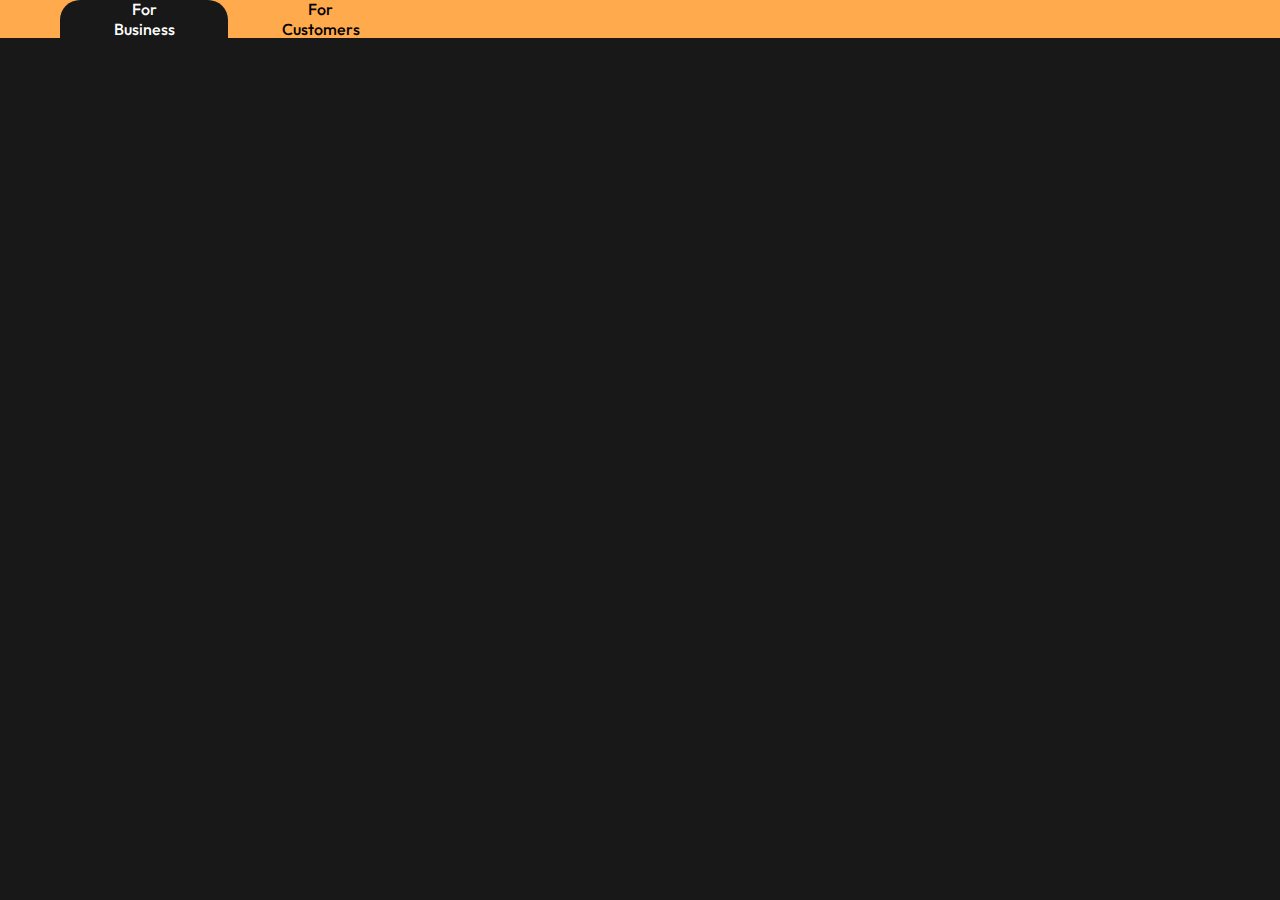
<file: pages/BusinessPage.html>
<!DOCTYPE html>
<html lang="en">
<head>
    <meta charset="UTF-8">
    <meta name="viewport" content="width=device-width, initial-scale=1.0">
    <link rel="stylesheet" href="../styles/BusinessStyle.css">
    <title>Business Page</title>
</head>
<body>
<script src="../scripts/BusinessScript.js"></script>
<div class="sections">
    <div class="for-business">
        For Business
    </div>
    <div class="for-customers">
        For Customers
    </div>
</div>
</body>
</html>
</file>
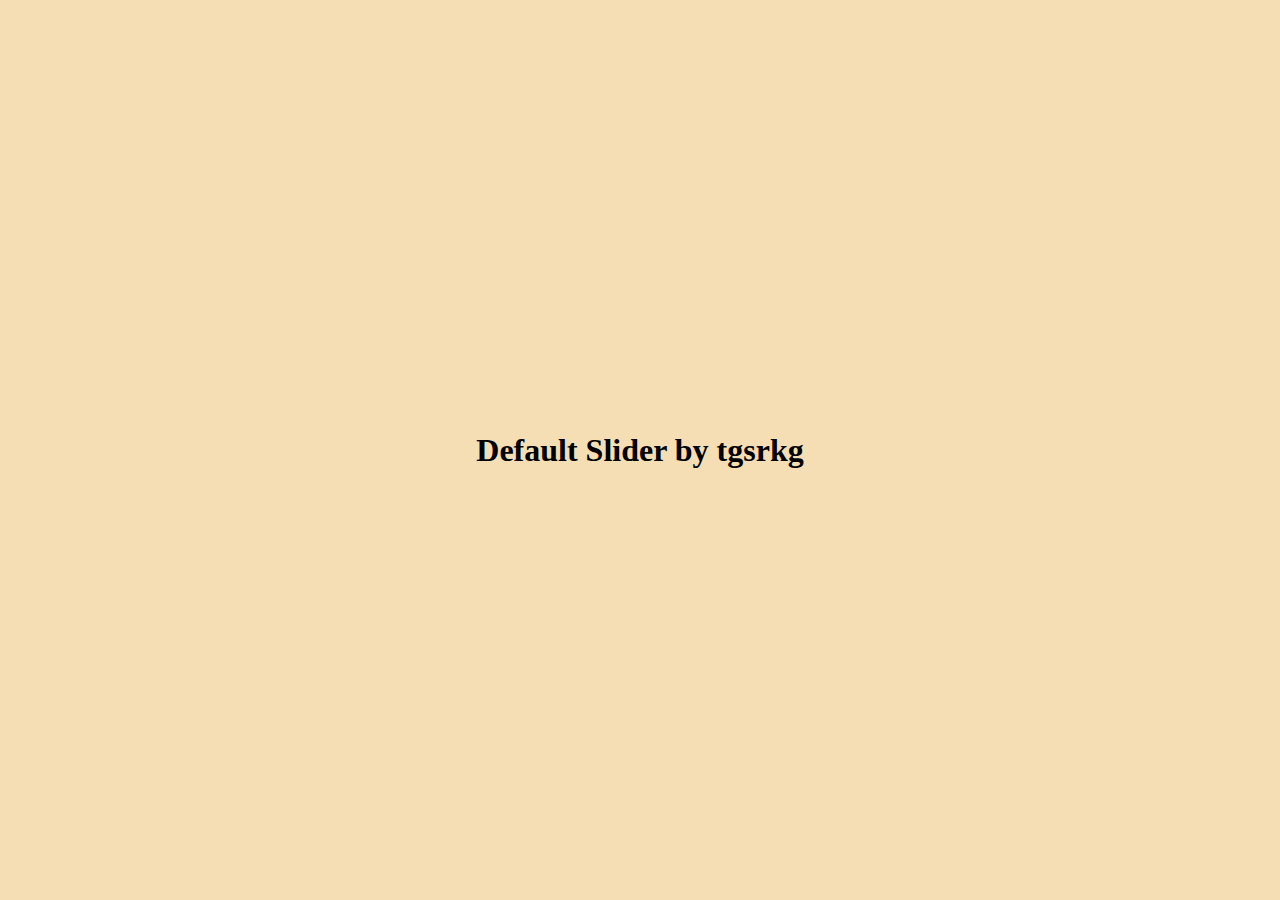
<file: pages/Clock.html>
<!DOCTYPE html>
<html lang="en">
<head>
    <meta charset="UTF-8">
    <meta name="viewport" content="width=device-width, initial-scale=1.0">
    <title>Slider</title>
    <link rel="stylesheet" href="../styles/ClockStyle.css">
</head>
<body>
    <h1>Default Slider by tgsrkg</h1>
    <script src="../scripts/ClockScript.js"></script>
</body>
</html>
</file>
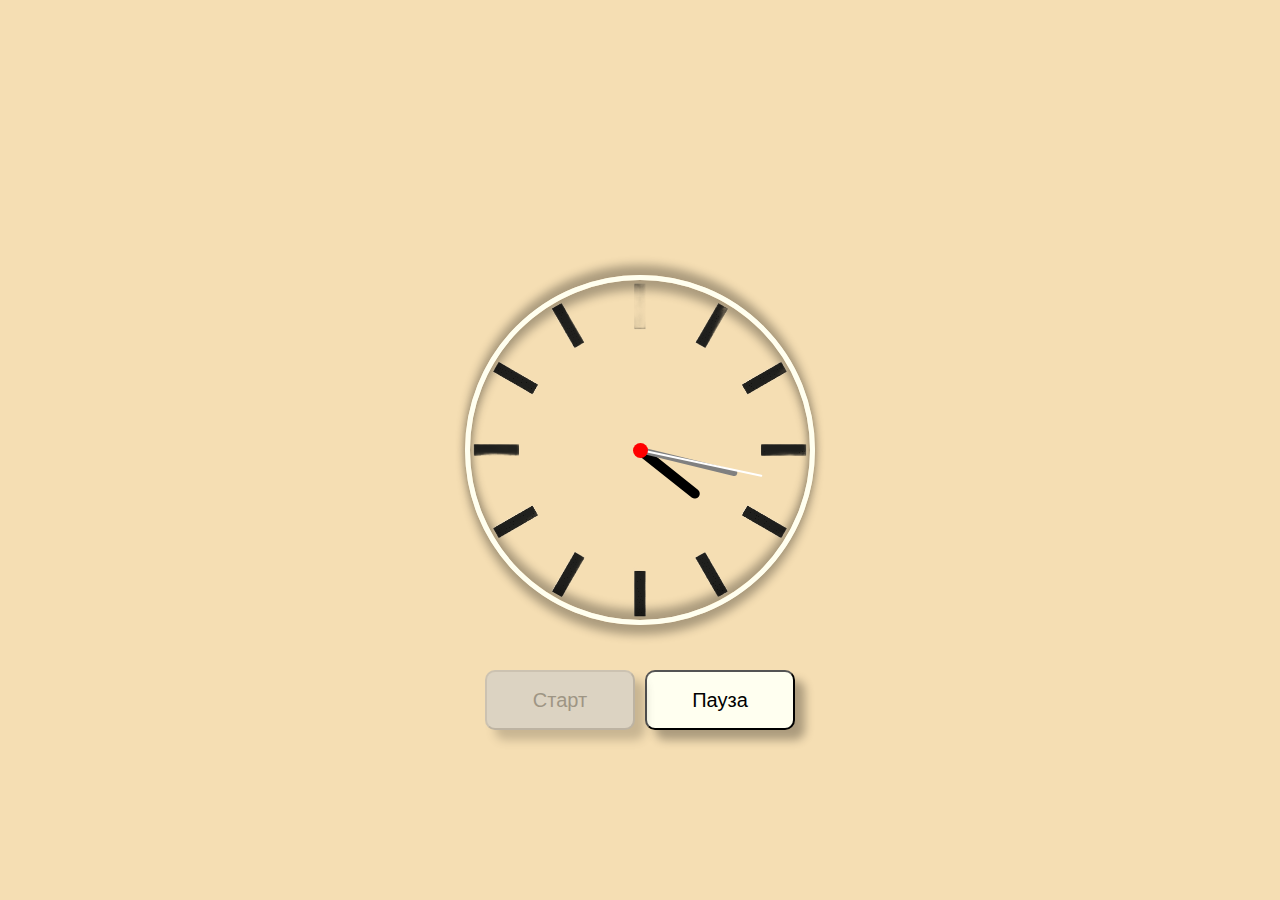
<file: pages/clock.html>
<!DOCTYPE html>
<html lang="en">
<head>
    <meta charset="UTF-8">
    <meta name="viewport" content="width=device-width, initial-scale=1.0">
    <title>Clock</title>
    <link rel="stylesheet" href="../styles/ClockStyle.css">
</head>
<body>
<div class="clock">
    <div class="hour">
        <div class="hours"></div>
    </div>
    <div class="minute">
        <div class="minutes"></div>
    </div>
    <div class="second">
        <div class="seconds"></div>
    </div>
    <button class="startButton">
        Старт
    </button>
    <button class="pauseButton">
        Пауза
    </button>
</div>
<script src="../scripts/ClockScript.js"></script>
</body>
</html>
</file>
<file: styles/BusinessStyle.css>
@import url("https://fonts.googleapis.com/css2?family=Outfit:wght@100..900&display=swap");

* {
	padding: 0;
	margin: 0;
}

body {
	background-color: #181818;
}

.sections {
	background-color: #ffaa4c;
	height: 38px;
	display: flex;
	padding-left: 60px;
}

.for-business {
	cursor: pointer;
	width: 88px;
	height: 20px;
	font-family: "Outfit";
	font-style: normal;
	font-weight: 500;
	font-size: 16px;
	line-height: 20px;
	display: flex;
	align-items: center;
	text-align: center;
	color: #000000;
	flex: none;
	order: 0;
	flex-grow: 0;
}

.for-customers {
	cursor: pointer;
	width: 105px;
	height: 20px;
	font-family: "Outfit";
	font-style: normal;
	font-weight: 500;
	font-size: 16px;
	line-height: 20px;
	display: flex;
	align-items: center;
	text-align: center;
	color: #000000;
	flex: none;
	order: 0;
	flex-grow: 0;
}

.for-customers,
.for-business {
	padding: 9px 40px;
	border-radius: 20px 20px 0 0;
}

.active {
	color: #ffffff;
	background-color: #181818;
}

h2 {
	color: white;
}

.content .business-content,
.content .customers-content {
	display: none; 
}

.content .active {
	display: block;
}

.customers-text {
	text-align: center;
	font-family: "Outfit";
	font-size: 50px;
}

.customers-content {
	padding-top: 150px;
}
</file>
<file: styles/ClockStyle.css>
* {
    box-sizing: border-box;
    margin: 0;
    padding: 0;
}

body {
    display: flex;
    justify-content: center;
    align-items: center;
    min-height: 100vh;
    width: 100%;
    background-color: wheat;
}

.clock {
    width: 350px;
    height: 350px;
    display: flex;
    justify-content: center;
    align-items: center;
    background: url("../imgs/clock.png") center / cover no-repeat;
    border-radius: 50%;
    border: 5px solid ivory;
    box-shadow: 0 -10px 10px rgba(0, 0, 0, 0.3),
    inset 0 -10px 10px rgba(0, 0, 0, 0.3),
    0 10px 10px rgba(0, 0, 0, 0.3),
    inset 0 10px 10px rgba(0, 0, 0, 0.3);
    position: relative;

    &::before {
        content: "";
        position: absolute;
        width: 15px;
        height: 15px;
        border-radius: 50%;
        background-color: red;
        z-index: 111;
    }

    .hour {
        position: absolute;

        .hours {
            width: 150px;
            height: 150px;
            display: flex;
            justify-content: center;
            position: relative;
            border-radius: 50%;

            &::before {
                content: "";
                position: absolute;
                width: 10px;
                height: 75px;
                background-color: black;
                z-index: 10;
                border-radius: 5px 5px 0 0;
            }
        }
    }

    .minute {
        position: absolute;

        .minutes {
            width: 200px;
            height: 200px;
            display: flex;
            justify-content: center;
            position: relative;
            border-radius: 50%;

            &::before {
                content: "";
                position: absolute;
                width: 6px;
                height: 100px;
                background-color: gray;
                z-index: 11;
                border-radius: 5px 5px 0 0;
            }
        }
    }

    .second {
        position: absolute;
        .seconds {
            width: 250px;
            height: 250px;
            display: flex;
            justify-content: center;
            position: relative;
            border-radius: 50%;

            &::before {
                content: "";
                position: absolute;
                width: 2px;
                height: 120px;
                background-color: white;
                z-index: 12;
                border-radius: 5px 5px 0 0;
            }
        }
    }
}

.pauseButton, .startButton {
    display: flex;
    justify-content: center;
    align-items: center;
    margin-top: 500px;
    width: 150px;
    height: 60px;
    border-radius: 10px;
    background-color: ivory;
    font-size: 20px;
    box-shadow: 10px 10px 10px rgba(0, 0, 0, 0.3);
}

.pauseButton {
    margin-left: 5px;
}

.startButton {
    margin-right: 5px;
}

button:disabled {
    background-color: #ccc;
    color: #666;
    cursor: not-allowed;
    opacity: 0.6;
}
</file>
